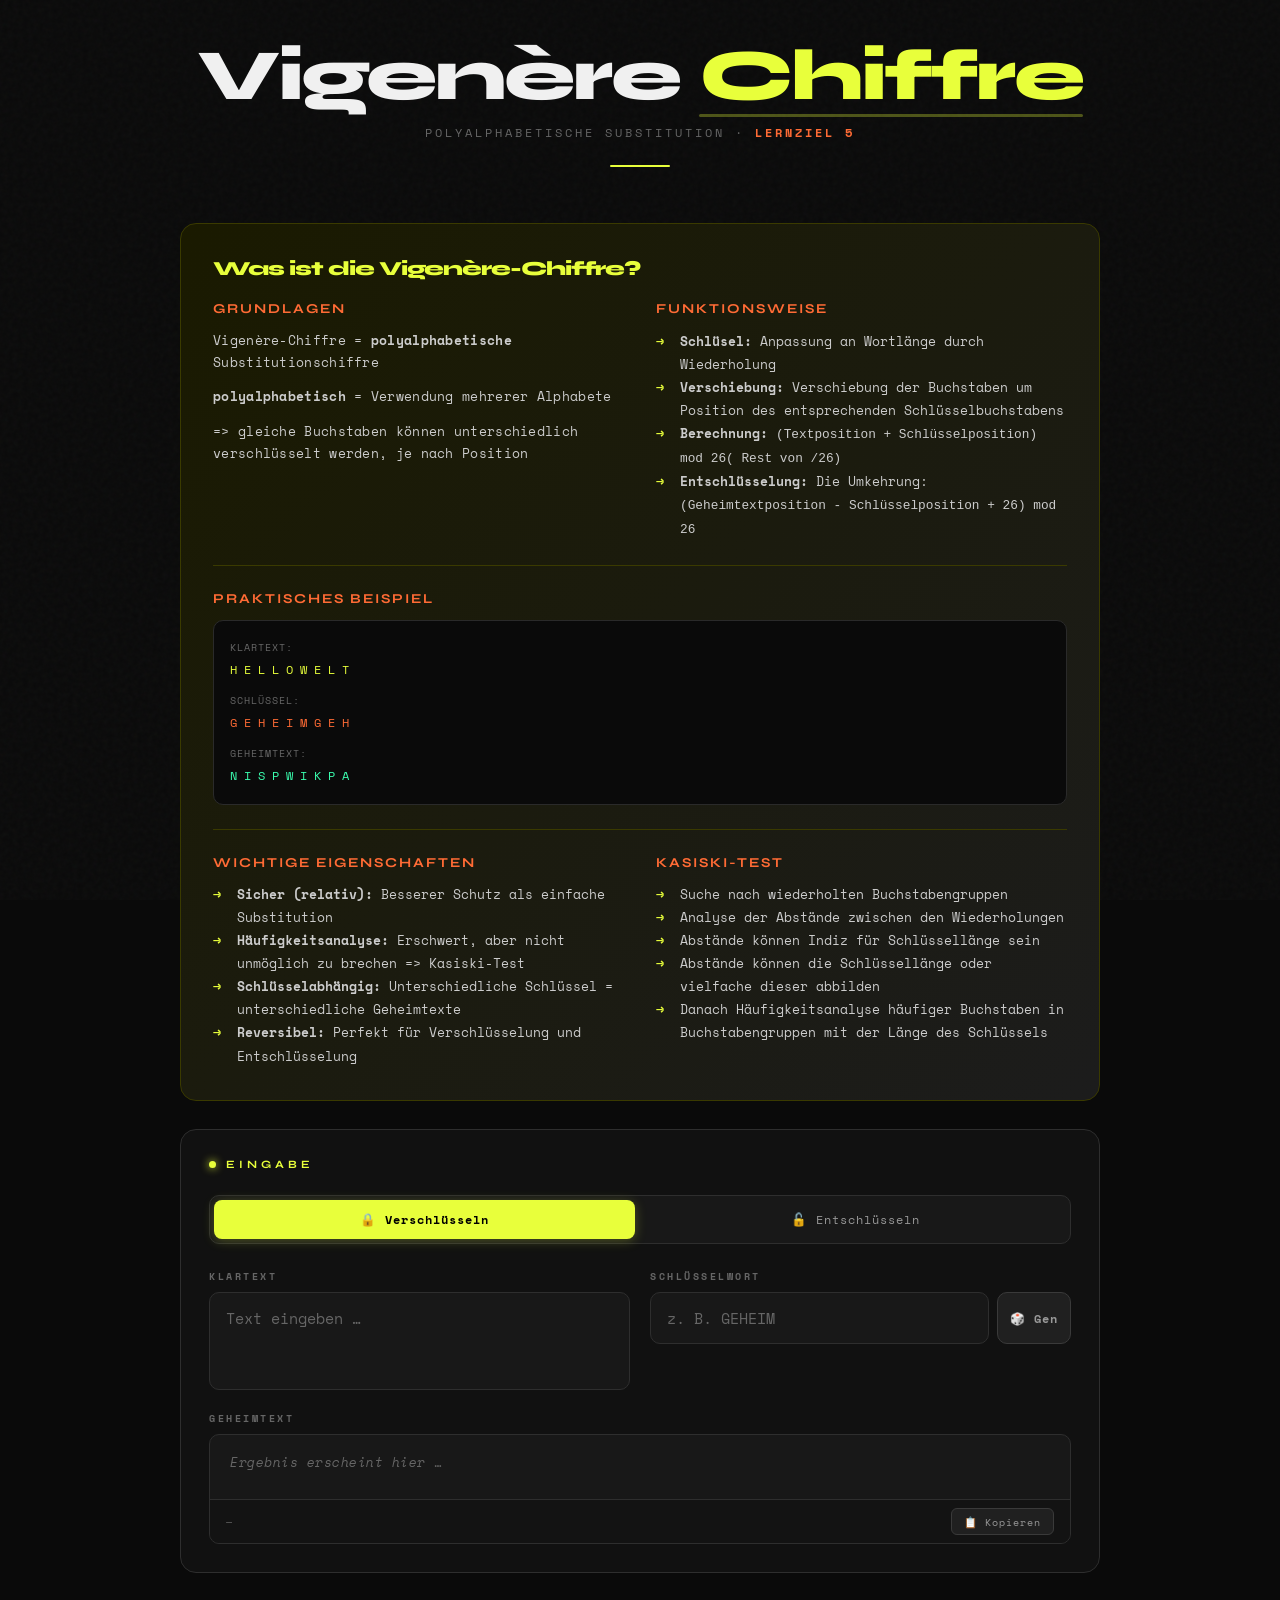
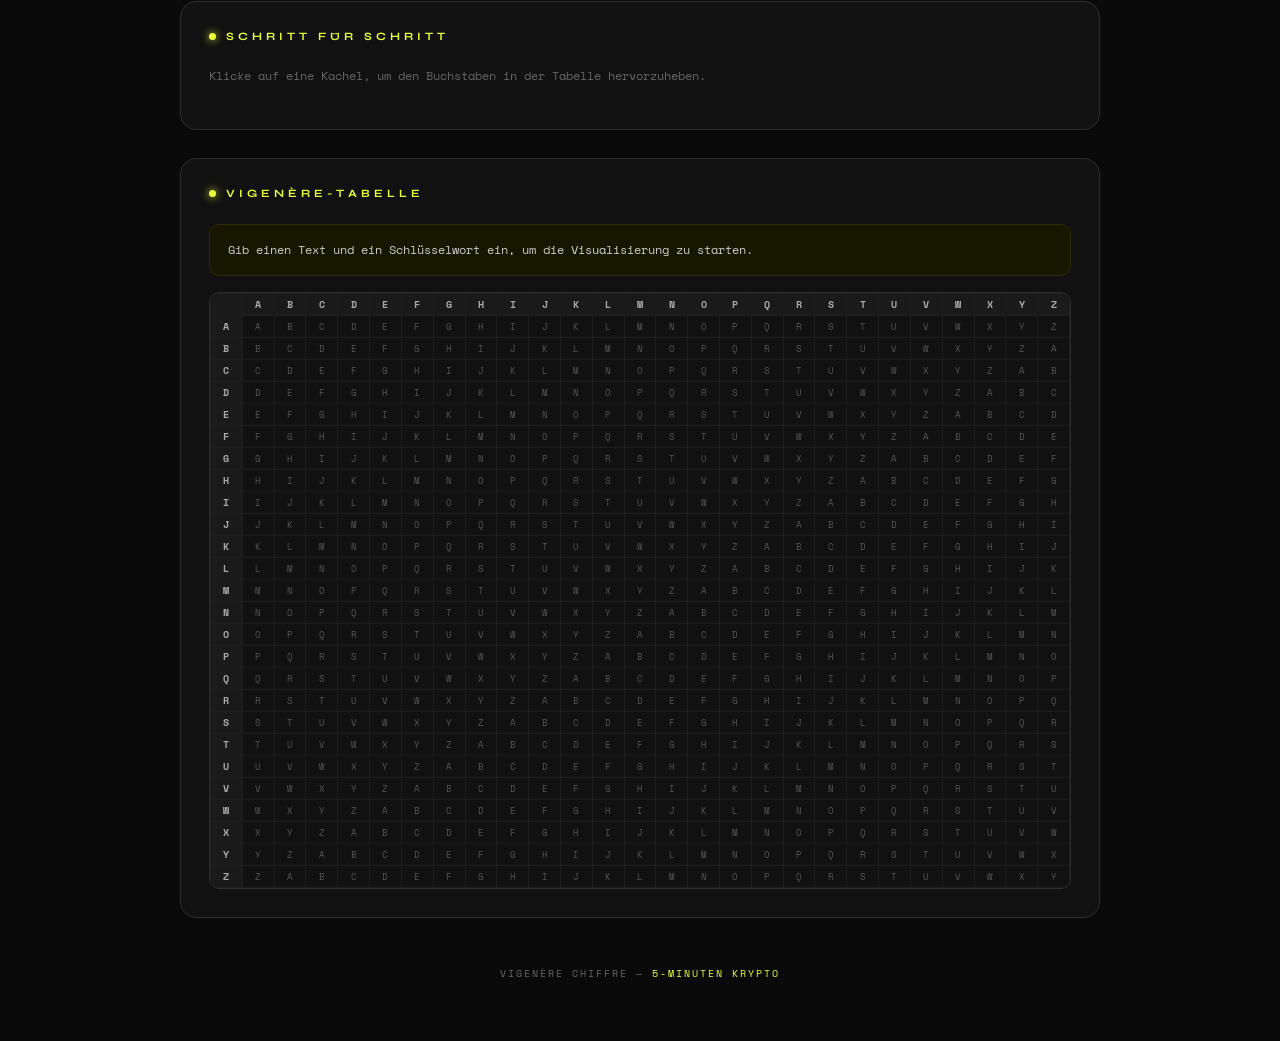
<file: index.html>
<!DOCTYPE html>
<html lang="de">
<head>
<meta charset="UTF-8">
<meta name="viewport" content="width=device-width, initial-scale=1.0">
<title>Vigenère Chiffre</title>
<link href="https://fonts.googleapis.com/css2?family=Space+Mono:wght@400;700&family=Syne:wght@400;700;800&display=swap" rel="stylesheet">
<style>
/* ── CSS VARIABLEN ── */
:root {
  --bg:        #0a0a0a;
  --surface:   #111111;
  --surface2:  #181818;
  --surface3:  #202020;
  --border:    #2e2e2e;
  --border2:   #3a3a3a;
  --accent:    #e8ff3b;
  --accent2:   #ff6b35;
  --text:      #f0f0f0;
  --muted:     #666;
  --muted2:    #999;
  --green:     #3bffb0;
  --glow:      rgba(232,255,59,0.12);
}

/* ── RESET ── */
*, *::before, *::after {
  box-sizing: border-box;
  margin: 0;
  padding: 0;
}

/* ── BODY & SCROLLBAR ── */
body {
  background: var(--bg);
  color: var(--text);
  font-family: 'Space Mono', monospace;
  min-height: 100vh;
  padding: 2.5rem 1.25rem 4rem;
  overflow-x: hidden;
}

::-webkit-scrollbar { width: 6px; height: 6px; }
::-webkit-scrollbar-track { background: var(--bg); }
::-webkit-scrollbar-thumb { background: var(--border2); border-radius: 3px; }

/* ── HINTERGRUND-RAUSCHEN ── */
body::before {
  content: '';
  position: fixed;
  inset: 0;
  background-image: url("data:image/svg+xml,%3Csvg viewBox='0 0 200 200' xmlns='http://www.w3.org/2000/svg'%3E%3Cfilter id='n'%3E%3CfeTurbulence type='fractalNoise' baseFrequency='0.9' numOctaves='4' stitchTiles='stitch'/%3E%3C/filter%3E%3Crect width='100%25' height='100%25' filter='url(%23n)' opacity='0.03'/%3E%3C/svg%3E");
  pointer-events: none;
  z-index: 0;
}

/* ── HEADER ── */
header {
  text-align: center;
  margin-bottom: 3.5rem;
  position: relative;
  z-index: 1;
  animation: fadeDown 0.6s ease both;
}

header::after {
  content: '';
  display: block;
  width: 60px;
  height: 2px;
  background: var(--accent);
  margin: 1.5rem auto 0;
  border-radius: 2px;
}

header h1 {
  font-family: 'Syne', sans-serif;
  font-size: clamp(2.2rem, 7vw, 4.5rem);
  font-weight: 800;
  letter-spacing: -3px;
  line-height: 1;
}

header h1 .accent-word {
  color: var(--accent);
  position: relative;
}

header h1 .accent-word::after {
  content: '';
  position: absolute;
  bottom: 2px;
  left: 0;
  width: 100%;
  height: 3px;
  background: var(--accent);
  opacity: 0.3;
  border-radius: 2px;
}

header .subtitle {
  color: var(--muted);
  font-size: 0.75rem;
  margin-top: 0.75rem;
  letter-spacing: 3px;
  text-transform: uppercase;
}

header .subtitle .lz {
  color: var(--accent2);
  font-weight: 700;
}

/* ── LAYOUT ── */
.container {
  max-width: 920px;
  margin: 0 auto;
  display: flex;
  flex-direction: column;
  gap: 1.75rem;
  position: relative;
  z-index: 1;
}

/* ── CARDS ── */
.card {
  background: var(--surface);
  border: 1px solid var(--border);
  border-radius: 16px;
  padding: 1.75rem;
  transition: border-color 0.3s;
  animation: fadeUp 0.5s ease both;
}
.card:nth-child(2) { animation-delay: 0.1s; }
.card:nth-child(3) { animation-delay: 0.2s; }

.card:hover {
  border-color: var(--border2);
}

.card-title {
  font-family: 'Syne', sans-serif;
  font-size: 0.7rem;
  font-weight: 700;
  letter-spacing: 4px;
  text-transform: uppercase;
  color: var(--accent);
  margin-bottom: 1.5rem;
  display: flex;
  align-items: center;
  gap: 0.6rem;
}

.card-title .dot {
  width: 7px;
  height: 7px;
  background: var(--accent);
  border-radius: 50%;
  flex-shrink: 0;
  box-shadow: 0 0 8px var(--accent);
}

/* ── TOGGLE BUTTONS ── */
.toggle-row {
  display: flex;
  gap: 0.6rem;
  margin-bottom: 1.5rem;
  background: var(--surface2);
  padding: 4px;
  border-radius: 10px;
  border: 1px solid var(--border);
}

.toggle-btn {
  flex: 1;
  padding: 0.65rem 1rem;
  border-radius: 8px;
  border: none;
  background: transparent;
  color: var(--muted2);
  font-family: 'Space Mono', monospace;
  font-size: 0.78rem;
  cursor: pointer;
  transition: all 0.2s;
  letter-spacing: 1px;
  font-weight: 400;
}

.toggle-btn:hover:not(.active) {
  color: var(--text);
  background: var(--surface3);
}

.toggle-btn.active {
  background: var(--accent);
  color: #000;
  font-weight: 700;
  box-shadow: 0 2px 12px rgba(232,255,59,0.25);
}

/* ── INPUT GRID ── */
.input-row {
  display: grid;
  grid-template-columns: 1fr 1fr;
  gap: 1.25rem;
  margin-bottom: 1.25rem;
}

@media (max-width: 600px) {
  .input-row { grid-template-columns: 1fr; }
}

/* ── FELDER ── */
.field { display: flex; flex-direction: column; }

.field label {
  font-size: 0.65rem;
  letter-spacing: 2.5px;
  text-transform: uppercase;
  color: var(--muted);
  margin-bottom: 0.5rem;
  font-weight: 700;
}

.field textarea,
.field input[type="text"] {
  width: 100%;
  background: var(--surface2);
  border: 1px solid var(--border);
  border-radius: 10px;
  color: var(--text);
  font-family: 'Space Mono', monospace;
  font-size: 0.95rem;
  padding: 0.85rem 1rem;
  outline: none;
  transition: border-color 0.2s, box-shadow 0.2s;
  resize: none;
  line-height: 1.5;
}

.field textarea::placeholder,
.field input[type="text"]::placeholder {
  color: var(--muted);
}

.field textarea:focus,
.field input[type="text"]:focus {
  border-color: var(--accent);
  box-shadow: 0 0 0 3px var(--glow);
}

/* ── SCHLÜSSEL-INPUT WRAPPER ── */
.key-input-wrapper {
  display: flex;
  gap: 0.5rem;
  align-items: stretch;
}

.key-input-wrapper input {
  flex: 1;
}

/* ── RANDOM KEY GENERATOR BUTTON ── */
.gen-key-btn {
  background: var(--surface3);
  border: 1px solid var(--border2);
  border-radius: 10px;
  color: var(--muted2);
  font-family: 'Space Mono', monospace;
  font-size: 0.75rem;
  padding: 0.85rem 0.75rem;
  cursor: pointer;
  transition: all 0.2s;
  letter-spacing: 1px;
  font-weight: 600;
  white-space: nowrap;
}

.gen-key-btn:hover {
  background: var(--accent);
  color: #000;
  border-color: var(--accent);
  box-shadow: 0 2px 12px rgba(232,255,59,0.25);
  transform: translateY(-1px);
}

.gen-key-btn:active {
  transform: translateY(0);
}

/* ── SCHLÜSSEL-HINT ── */
.key-hint {
  font-size: 0.62rem;
  color: var(--accent);
  letter-spacing: 1.5px;
  margin-top: 0.5rem;
  min-height: 1rem;
  opacity: 0.75;
  font-style: italic;
  overflow: hidden;
  text-overflow: ellipsis;
  white-space: nowrap;
}

/* ── AUSGABE-BEREICH ── */
.output-wrapper {
  background: var(--surface2);
  border: 1px solid var(--border);
  border-radius: 10px;
  overflow: hidden;
  transition: border-color 0.2s;
}

.output-wrapper:has(.output-text:not(.empty)) {
  border-color: rgba(59,255,176,0.3);
}

.output-text {
  padding: 1rem 1.25rem;
  min-height: 64px;
  font-size: 1.05rem;
  letter-spacing: 3px;
  word-break: break-all;
  color: var(--green);
  line-height: 1.7;
}

.output-text.empty {
  color: var(--muted);
  font-size: 0.82rem;
  letter-spacing: 0.5px;
  font-style: italic;
}

.output-footer {
  display: flex;
  align-items: center;
  justify-content: space-between;
  padding: 0.5rem 1rem;
  border-top: 1px solid var(--border);
  background: #131313;
}

.output-meta {
  font-size: 0.62rem;
  color: var(--muted);
  letter-spacing: 1.5px;
  text-transform: uppercase;
}

.copy-btn {
  background: var(--surface3);
  border: 1px solid var(--border2);
  border-radius: 6px;
  color: var(--muted2);
  font-family: 'Space Mono', monospace;
  font-size: 0.65rem;
  padding: 0.3rem 0.75rem;
  cursor: pointer;
  transition: all 0.2s;
  letter-spacing: 1px;
}

.copy-btn:hover {
  background: var(--accent);
  color: #000;
  border-color: var(--accent);
  box-shadow: 0 2px 8px rgba(232,255,59,0.2);
}

/* ── SCHRITT-VISUALISIERUNG ── */
.hint-text {
  font-size: 0.72rem;
  color: var(--muted);
  margin-bottom: 1rem;
  line-height: 1.5;
}

.steps-grid {
  display: grid;
  grid-template-columns: repeat(auto-fill, minmax(50px, 1fr));
  gap: 0.45rem;
}

.step-cell {
  background: var(--surface2);
  border: 1px solid var(--border);
  border-radius: 10px;
  padding: 0.6rem 0.2rem;
  text-align: center;
  line-height: 1.75;
  cursor: pointer;
  transition: all 0.2s;
  user-select: none;
}

.step-cell:hover {
  border-color: var(--border2);
  background: var(--surface3);
  transform: translateY(-1px);
}

.step-cell.active {
  border-color: var(--accent);
  background: #1c2000;
  box-shadow: 0 0 0 1px var(--accent), 0 4px 16px rgba(232,255,59,0.1);
}

.step-cell .plain  { color: var(--muted2);   font-size: 0.62rem; display: block; }
.step-cell .key    { color: var(--accent2);   font-size: 0.62rem; display: block; }
.step-cell .arrow  { color: #444;             font-size: 0.48rem; display: block; }
.step-cell .cipher { color: var(--green);     font-weight: 700;   font-size: 0.88rem; display: block; }

/* ── VIGENÈRE TABELLE CARD ── */
.explain {
  background: #171700;
  border: 1px solid #2e2b00;
  border-radius: 10px;
  padding: 0.85rem 1.1rem;
  font-size: 0.78rem;
  color: #ccc;
  line-height: 1.85;
  margin-bottom: 1rem;
  min-height: 44px;
  transition: all 0.25s;
}

.explain span.hl  { color: var(--accent);  font-weight: 700; }
.explain span.hl2 { color: var(--accent2); font-weight: 700; }
.explain span.hl3 { color: var(--green);   font-weight: 700; }

.table-wrapper {
  overflow-x: auto;
  border-radius: 10px;
  border: 1px solid var(--border);
}

.vig-table {
  border-collapse: collapse;
  font-size: 0.58rem;
  line-height: 1;
  width: 100%;
}

.vig-table td {
  width: 22px;
  height: 22px;
  min-width: 22px;
  text-align: center;
  vertical-align: middle;
  border: 1px solid #1e1e1e;
  color: #555;
  transition: all 0.1s;
}

.vig-table td.header-cell {
  background: #1a1a1a;
  color: #aaa;
  font-weight: 700;
  font-size: 0.6rem;
}

.vig-table td.highlight-row {
  background: #201e00;
  color: var(--accent);
}

.vig-table td.highlight-col {
  background: #001e12;
  color: var(--green);
}

.vig-table td.highlight-cross {
  background: var(--accent);
  color: #000;
  font-weight: 700;
  font-size: 0.7rem;
  box-shadow: inset 0 0 0 1px rgba(0,0,0,0.2);
  position: relative;
  z-index: 1;
}

/* ── ANIMATIONEN ── */
@keyframes fadeDown {
  from { opacity: 0; transform: translateY(-20px); }
  to   { opacity: 1; transform: translateY(0); }
}

@keyframes fadeUp {
  from { opacity: 0; transform: translateY(16px); }
  to   { opacity: 1; transform: translateY(0); }
}

/* ── FOOTER ── */
footer {
  text-align: center;
  margin-top: 3rem;
  font-size: 0.62rem;
  color: var(--muted);
  letter-spacing: 2px;
  text-transform: uppercase;
  position: relative;
  z-index: 1;
}

footer span { color: var(--accent); }

/* ── INFO-CARD ── */
.info-card {
  background: linear-gradient(135deg, #1a1a00 0%, #1c1c1c 100%);
  border: 1px solid #3a3a00;
  border-radius: 16px;
  padding: 2rem;
}

.info-title {
  font-family: 'Syne', sans-serif;
  font-size: 1.25rem;
  font-weight: 800;
  color: var(--accent);
  margin-bottom: 1.2rem;
  letter-spacing: -1px;
}

.info-content {
  display: grid;
  grid-template-columns: 1fr 1fr;
  gap: 2rem;
  margin-bottom: 1.5rem;
}

@media (max-width: 800px) {
  .info-content {
    grid-template-columns: 1fr;
  }
}

.info-section {
  display: flex;
  flex-direction: column;
  gap: 0.8rem;
}

.info-section h3 {
  font-family: 'Syne', sans-serif;
  font-size: 0.85rem;
  font-weight: 700;
  color: var(--accent2);
  letter-spacing: 2px;
  text-transform: uppercase;
}

.info-section p {
  font-size: 0.8rem;
  color: #ccc;
  line-height: 1.7;
  letter-spacing: 0.3px;
}

.info-section ul {
  list-style: none;
  font-size: 0.8rem;
  color: #ccc;
  line-height: 1.8;
}

.info-section ul li {
  padding-left: 1.5rem;
  position: relative;
}

.info-section ul li::before {
  content: '→';
  position: absolute;
  left: 0;
  color: var(--accent);
  font-weight: 700;
}

.example-box {
  background: #0a0a0a;
  border: 1px solid #2a2a2a;
  border-radius: 10px;
  padding: 1rem;
  font-family: 'Space Mono', monospace;
  font-size: 0.75rem;
  line-height: 2;
}

.example-box .label {
  color: var(--muted);
  font-size: 0.65rem;
  letter-spacing: 1px;
}

.example-box .plaintext {
  color: var(--accent);
}

.example-box .key {
  color: var(--accent2);
}

.example-box .ciphertext {
  color: var(--green);
}
</style>
</head>
<body>

<header>
  <h1>Vigenère <span class="accent-word">Chiffre</span></h1>
  <p class="subtitle">Polyalphabetische Substitution &middot; <span class="lz">Lernziel 5</span></p>
</header>

<div class="container">

  <!-- ══ INFO CARD ══ -->
  <div class="card info-card">
    <h2 class="info-title">Was ist die Vigenère-Chiffre?</h2>
    
    <div class="info-content">
      <div class="info-section">
        <h3> Grundlagen</h3>
       <p>
         Vigenère-Chiffre = <strong>polyalphabetische</strong> Substitutionschiffre
        </p>
        <p>
        <strong> polyalphabetisch</strong> = Verwendung mehrerer Alphabete  
        </p>
        <p> 
        => gleiche Buchstaben können unterschiedlich verschlüsselt werden, je nach Position
      </div>

      <div class="info-section">
        <h3> Funktionsweise</h3>
        <ul>
          <li><strong>Schlüsel:</strong> Anpassung an Wortlänge durch Wiederholung</li>
          <li><strong>Verschiebung:</strong> Verschiebung der Buchstaben um Position des entsprechenden Schlüsselbuchstabens</li>
          <li><strong>Berechnung:</strong> <code>(Textposition + Schlüsselposition) mod 26( Rest von /26) </code></li>
          <li><strong>Entschlüsselung:</strong> Die Umkehrung: <code>(Geheimtextposition - Schlüsselposition + 26) mod 26</code></li>
        </ul>
      </div>
    </div>

    <div class="info-section" style="padding: 1.5rem 0; border-top: 1px solid #3a3a00; border-bottom: 1px solid #3a3a00;">
      <h3> Praktisches Beispiel</h3>
      <div class="example-box">
        <div class="label">KLARTEXT:      </div>
        <div class="plaintext">H  E  L  L  O  W  E  L  T</div>
        
        <div class="label" style="margin-top: 0.5rem;">SCHLÜSSEL:   </div>
        <div class="key">G  E  H  E  I  M  G  E  H</div>
        
        <div class="label" style="margin-top: 0.5rem;">GEHEIMTEXT:   </div>
        <div class="ciphertext">N  I  S  P  W  I  K  P  A</div>
      </div>
    </div>

    <div class="info-content" style="margin-top: 1.5rem; margin-bottom: 0;">
      <div class="info-section">
         <h3> Wichtige Eigenschaften</h3>
        <ul>
          <li><strong>Sicher (relativ):</strong> Besserer Schutz als einfache Substitution</li>
          <li><strong>Häufigkeitsanalyse:</strong> Erschwert, aber nicht unmöglich zu brechen => Kasiski-Test</li>
          <li><strong>Schlüsselabhängig:</strong> Unterschiedliche Schlüssel = unterschiedliche Geheimtexte</li>
          <li><strong>Reversibel:</strong> Perfekt für Verschlüsselung und Entschlüsselung</li>
        </ul>
      </div>

      <div class="info-section">
        <h3> Kasiski-Test</h3>
       <ul>
          <li> Suche nach wiederholten Buchstabengruppen</li>
          <li> Analyse der Abstände zwischen den Wiederholungen</li>
          <li> Abstände können Indiz für Schlüssellänge sein</li>
          <li> Abstände können die Schlüssellänge oder vielfache dieser abbilden</li>
          <li> Danach Häufigkeitsanalyse häufiger Buchstaben in Buchstabengruppen mit der Länge des Schlüssels</li>
        </ul> 
      </div>
    </div>
  </div>

  <!-- ══ EINGABE CARD ══ -->
  <div class="card">
    <div class="card-title"><span class="dot"></span>Eingabe</div>

    <div class="toggle-row">
      <button class="toggle-btn active" id="encBtn" onclick="setMode('encrypt')">🔒 Verschlüsseln</button>
      <button class="toggle-btn"        id="decBtn" onclick="setMode('decrypt')">🔓 Entschlüsseln</button>
    </div>

    <div class="input-row">
      <div class="field">
        <label id="inputLabel">Klartext</label>
        <textarea id="plainInput" rows="3" placeholder="Text eingeben …" oninput="process()"></textarea>
      </div>
      <div class="field">
        <label>Schlüsselwort</label>
        <div class="key-input-wrapper">
          <input id="keyInput" type="text" placeholder="z. B. GEHEIM" oninput="process()" />
          <button class="gen-key-btn" onclick="generateRandomKey()" title="Zufälligen Schlüssel generieren">🎲 Gen</button>
        </div>
        <div class="key-hint" id="keyExpanded"></div>
      </div>
    </div>

    <div class="field">
      <label id="outputLabel">Geheimtext</label>
      <div class="output-wrapper">
        <div class="output-text empty" id="outputText">Ergebnis erscheint hier …</div>
        <div class="output-footer">
          <span class="output-meta" id="outputMeta">—</span>
          <button class="copy-btn" id="copyBtn" onclick="copyResult()">📋 Kopieren</button>
        </div>
      </div>
    </div>
  </div>

  <!-- ══ SCHRITT FÜR SCHRITT CARD ══ -->
  <div class="card">
    <div class="card-title"><span class="dot"></span>Schritt für Schritt</div>
    <p class="hint-text">Klicke auf eine Kachel, um den Buchstaben in der Tabelle hervorzuheben.</p>
    <div class="steps-grid" id="stepsGrid"></div>
  </div>

  <!-- ══ VIGENÈRE TABELLE CARD ══ -->
  <div class="card">
    <div class="card-title"><span class="dot"></span>Vigenère-Tabelle</div>
    <div class="explain" id="explainBox">
      Gib einen Text und ein Schlüsselwort ein, um die Visualisierung zu starten.
    </div>
    <div class="table-wrapper">
      <table class="vig-table" id="vigTable"></table>
    </div>
  </div>

</div>

<footer>
  Vigenère Chiffre &mdash; <span>5-Minuten Krypto</span>
</footer>

<script>
// ── KONSTANTEN ──
const ALPHA = 'ABCDEFGHIJKLMNOPQRSTUVWXYZ';

// ── ZUSTAND ──
let mode       = 'encrypt';
let steps      = [];
let activeStep = -1;

// ── MODUS WECHSELN ──
function setMode(m) {
  mode = m;
  document.getElementById('encBtn').classList.toggle('active', m === 'encrypt');
  document.getElementById('decBtn').classList.toggle('active', m === 'decrypt');
  document.getElementById('inputLabel').textContent  = m === 'encrypt' ? 'Klartext'   : 'Geheimtext';
  document.getElementById('outputLabel').textContent = m === 'encrypt' ? 'Geheimtext' : 'Klartext';
  process();
}

// ── HILFSFUNKTIONEN ──
function sanitize(str) {
  return str.toUpperCase().replace(/[^A-Z]/g, '');
}

function repeatKey(key, len) {
  if (!key.length) return '';
  let out = '';
  while (out.length < len) out += key;
  return out.slice(0, len);
}

// ── VERSCHLÜSSELN ──
function vigEncrypt(plain, key) {
  const p = sanitize(plain);
  const k = sanitize(key);
  if (!p || !k) return { result: '', steps: [] };

  const kr = repeatKey(k, p.length);
  let result = '';
  const stepsArr = [];

  for (let i = 0; i < p.length; i++) {
    const pi = ALPHA.indexOf(p[i]);
    const ki = ALPHA.indexOf(kr[i]);
    const ci = (pi + ki) % 26;
    result += ALPHA[ci];
    stepsArr.push({ plain: p[i], key: kr[i], cipher: ALPHA[ci], pi, ki, ci });
  }

  return { result, steps: stepsArr };
}

// ── ENTSCHLÜSSELN ──
function vigDecrypt(cipher, key) {
  const c = sanitize(cipher);
  const k = sanitize(key);
  if (!c || !k) return { result: '', steps: [] };

  const kr = repeatKey(k, c.length);
  let result = '';
  const stepsArr = [];

  for (let i = 0; i < c.length; i++) {
    const ci = ALPHA.indexOf(c[i]);
    const ki = ALPHA.indexOf(kr[i]);
    const pi = (ci - ki + 26) % 26;
    result += ALPHA[pi];
    stepsArr.push({ plain: ALPHA[pi], key: kr[i], cipher: c[i], pi, ki, ci });
  }

  return { result, steps: stepsArr };
}

// ── HAUPTVERARBEITUNG ──
function process() {
  const text      = document.getElementById('plainInput').value;
  const key       = sanitize(document.getElementById('keyInput').value);
  const cleanText = sanitize(text);

  // Erweiterter Schlüssel als Hinweis
  const keyEl = document.getElementById('keyExpanded');
  if (key && cleanText) {
    const expanded = repeatKey(key, cleanText.length);
    keyEl.textContent = 'Erweitert: ' + (expanded.length > 26 ? expanded.slice(0, 26) + '…' : expanded);
  } else {
    keyEl.textContent = '';
  }

  const { result, steps: s } = mode === 'encrypt'
    ? vigEncrypt(text, key)
    : vigDecrypt(text, key);

  steps      = s;
  activeStep = steps.length > 0 ? 0 : -1;

  // Ausgabe rendern
  const outText = document.getElementById('outputText');
  const outMeta = document.getElementById('outputMeta');

  if (result) {
    outText.classList.remove('empty');
    outText.textContent = result;
    outMeta.textContent = result.length + ' Zeichen';
  } else {
    outText.classList.add('empty');
    outText.textContent = 'Ergebnis erscheint hier …';
    outMeta.textContent = '—';
  }

  renderSteps();

  if (activeStep >= 0) {
    highlightStep(0);
  } else {
    document.getElementById('explainBox').innerHTML =
      'Gib einen Text und ein Schlüsselwort ein, um die Visualisierung zu starten.';
    renderTable(-1, -1);
  }
}

// ── SCHRITT-KACHELN RENDERN ──
function renderSteps() {
  const grid = document.getElementById('stepsGrid');
  grid.innerHTML = '';

  steps.forEach((s, i) => {
    const cell = document.createElement('div');
    cell.className = 'step-cell' + (i === activeStep ? ' active' : '');
    cell.innerHTML =
      '<span class="plain">'  + s.plain  + '</span>' +
      '<span class="key">'    + s.key    + '</span>' +
      '<span class="arrow">▼</span>' +
      '<span class="cipher">' + s.cipher + '</span>';
    cell.onclick = () => highlightStep(i);
    grid.appendChild(cell);
  });
}

// ── SCHRITT HERVORHEBEN ──
function highlightStep(i) {
  activeStep = i;

  document.querySelectorAll('.step-cell').forEach((el, idx) => {
    el.classList.toggle('active', idx === i);
  });

  const s       = steps[i];
  const explain = document.getElementById('explainBox');

  if (mode === 'encrypt') {
    explain.innerHTML =
      'Buchstabe <span class="hl">' + s.plain + '</span> (Pos. <span class="hl">' + s.pi + '</span>) ' +
      '+ Schlüssel <span class="hl2">' + s.key + '</span> (Pos. <span class="hl2">' + s.ki + '</span>) ' +
      '= <span class="hl3">(' + s.pi + ' + ' + s.ki + ') mod 26 = ' + s.ci + '</span> ' +
      '&rarr; <span class="hl3">' + s.cipher + '</span>';
  } else {
    explain.innerHTML =
      'Geheimtext <span class="hl">' + s.cipher + '</span> (Pos. <span class="hl">' + s.ci + '</span>) ' +
      '&minus; Schlüssel <span class="hl2">' + s.key + '</span> (Pos. <span class="hl2">' + s.ki + '</span>) ' +
      '= <span class="hl3">(' + s.ci + ' &minus; ' + s.ki + ' + 26) mod 26 = ' + s.pi + '</span> ' +
      '&rarr; <span class="hl3">' + s.plain + '</span>';
  }

  renderTable(s.ki, mode === 'encrypt' ? s.pi : s.ci);
}

// ── VIGENÈRE-TABELLE RENDERN ──
function renderTable(rowIdx, colIdx) {
  const table = document.getElementById('vigTable');
  let html = '<tr><td class="header-cell"></td>';

  for (let c = 0; c < 26; c++) {
    const cls = c === colIdx ? ' highlight-col' : '';
    html += '<td class="header-cell' + cls + '">' + ALPHA[c] + '</td>';
  }
  html += '</tr>';

  for (let r = 0; r < 26; r++) {
    const isRow = r === rowIdx;
    html += '<tr><td class="header-cell' + (isRow ? ' highlight-row' : '') + '">' + ALPHA[r] + '</td>';

    for (let c = 0; c < 26; c++) {
      const letter  = ALPHA[(r + c) % 26];
      const isCross = isRow && c === colIdx;
      const isR     = isRow && !isCross;
      const isC     = c === colIdx && !isCross;

      let cls = '';
      if      (isCross) cls = 'highlight-cross';
      else if (isR)     cls = 'highlight-row';
      else if (isC)     cls = 'highlight-col';

      html += '<td' + (cls ? ' class="' + cls + '"' : '') + '>' + letter + '</td>';
    }
    html += '</tr>';
  }

  table.innerHTML = html;
}

// ── KOPIEREN ──
function copyResult() {
  const text = document.getElementById('outputText').textContent.trim();
  const btn  = document.getElementById('copyBtn');
  if (!text || text.startsWith('Ergebnis')) return;

  navigator.clipboard.writeText(text).then(() => {
    btn.textContent = '✅ Kopiert!';
    setTimeout(() => { btn.textContent = '📋 Kopieren'; }, 1600);
  }).catch(() => {
    btn.textContent = '❌ Fehler';
    setTimeout(() => { btn.textContent = '📋 Kopieren'; }, 1600);
  });
}

// ── RANDOM KEY GENERATOR ──
function generateRandomKey() {
  // Generate a random key of 8 characters
  let key = '';
  for (let i = 0; i < 8; i++) {
    const randomIdx = Math.floor(Math.random() * ALPHA.length);
    key += ALPHA[randomIdx];
  }
  
  // Insert into key input and process
  const keyInput = document.getElementById('keyInput');
  keyInput.value = key;
  process();
  keyInput.focus();
}

// ── INIT: leere Tabelle beim Laden ──
renderTable(-1, -1);
</script>

</body>
</html>
</file>
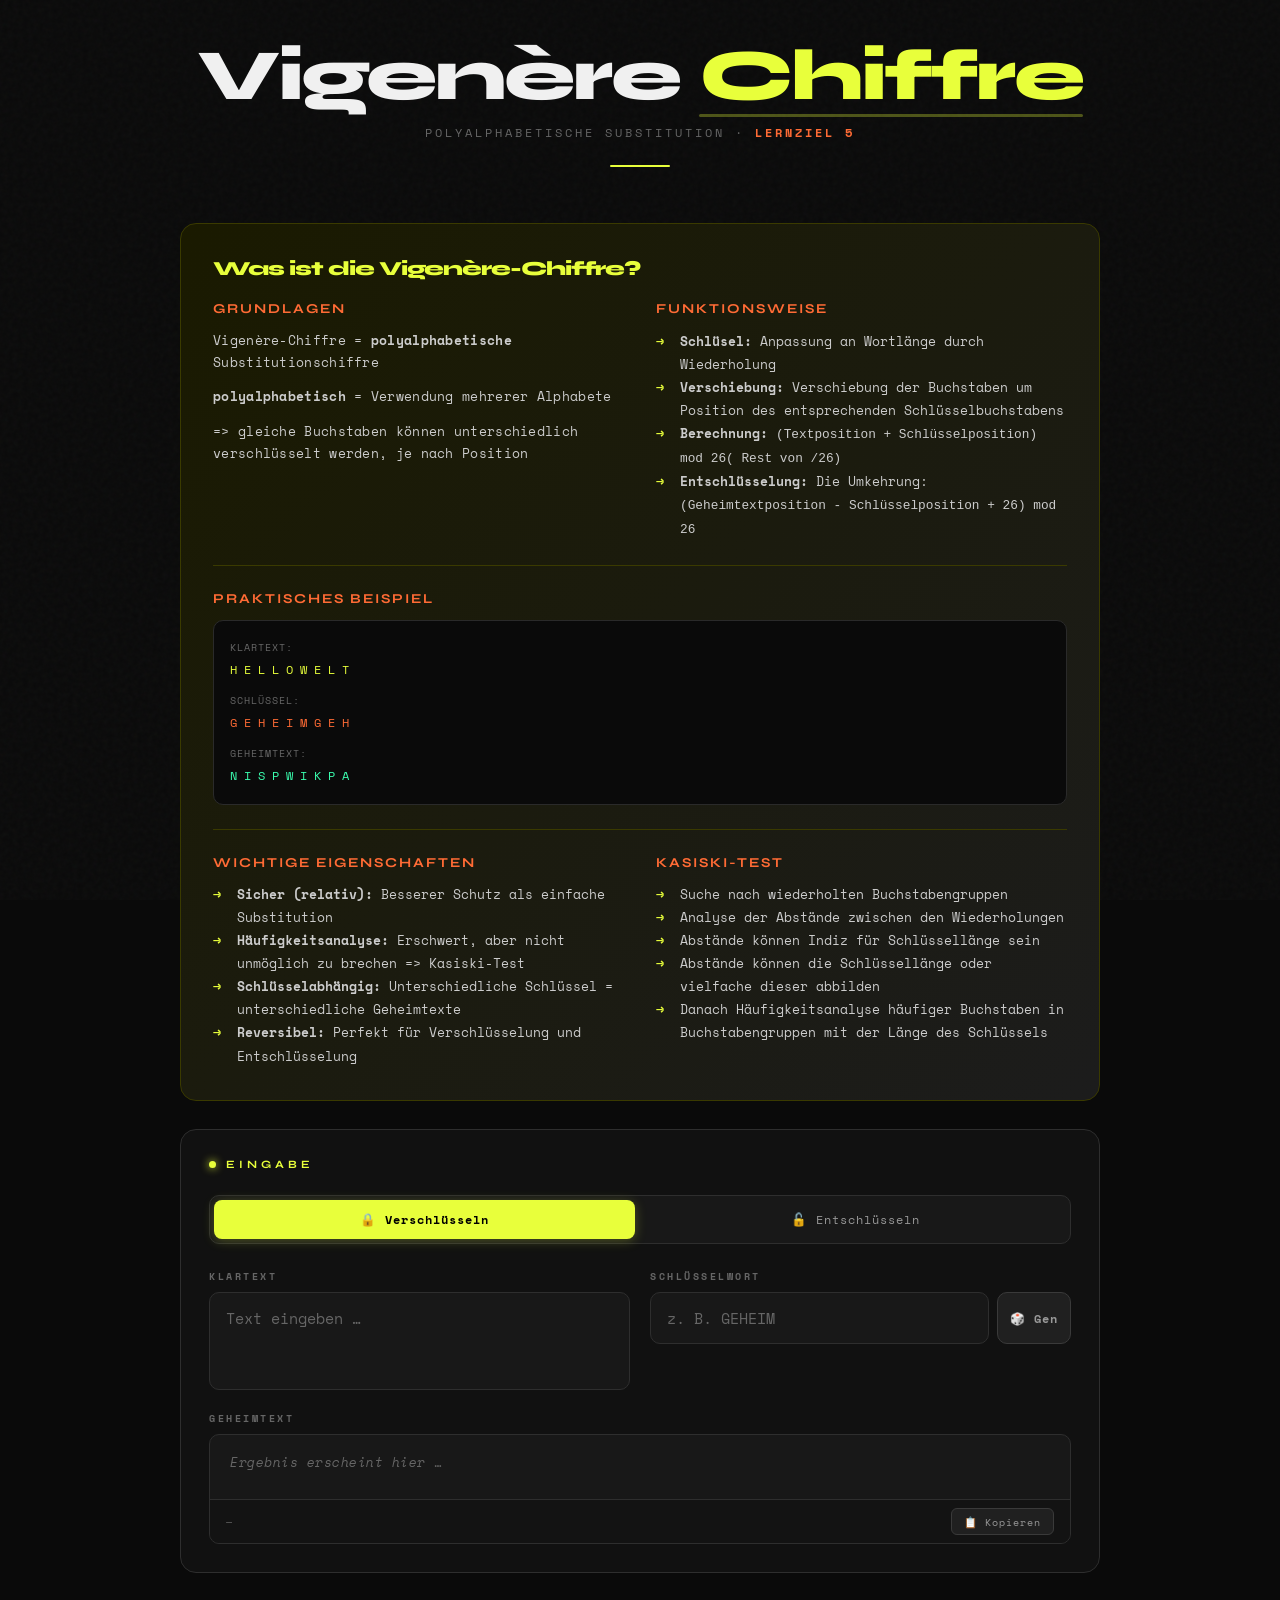
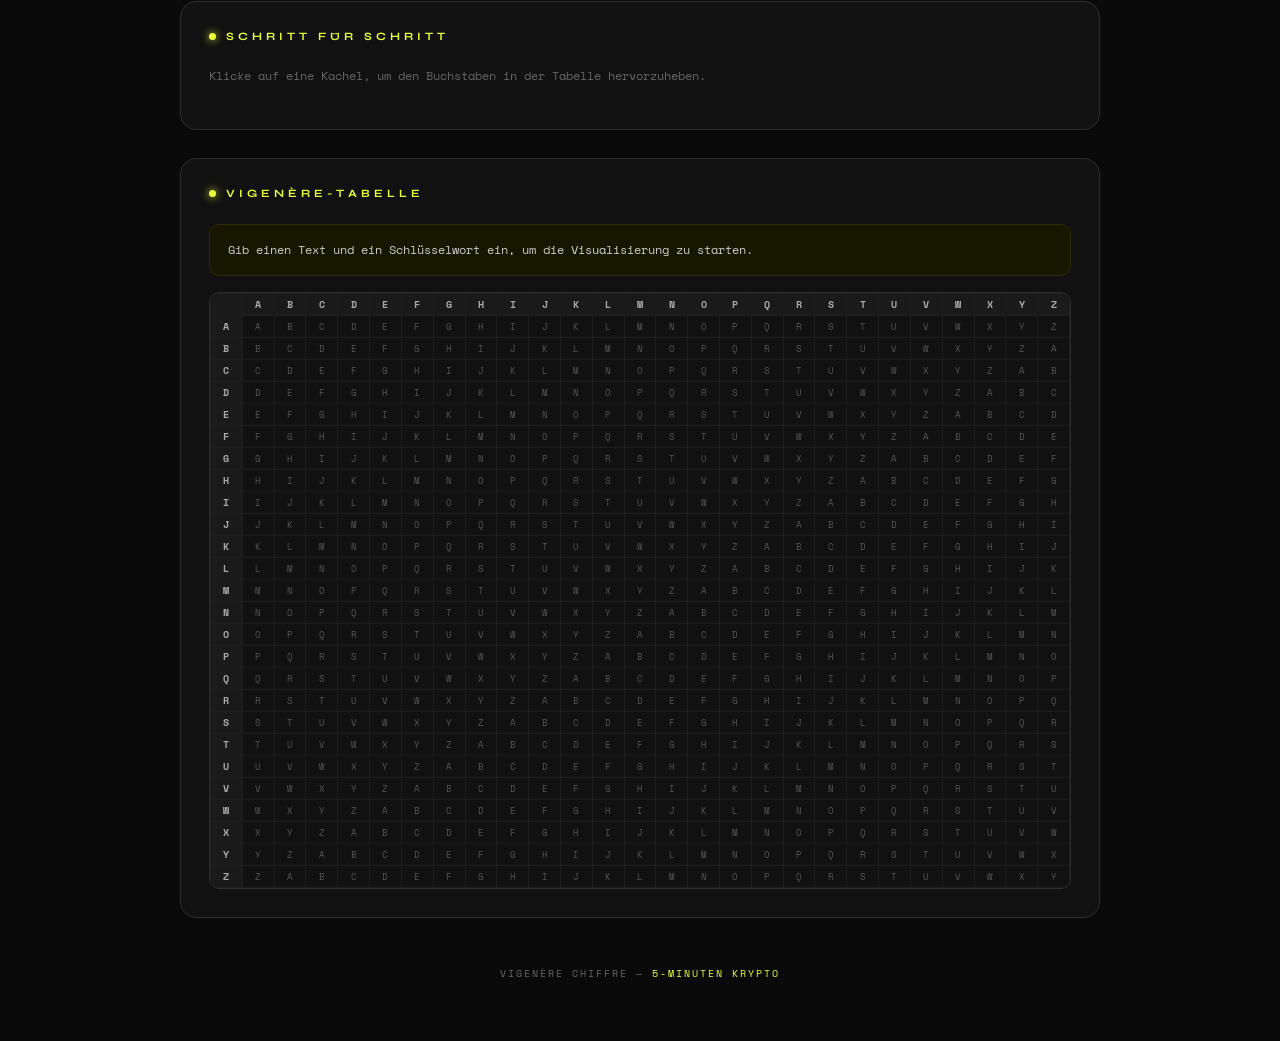
<file: index1.2.html>
<!DOCTYPE html>
<html lang="de">
<head>
<meta charset="UTF-8">
<meta name="viewport" content="width=device-width, initial-scale=1.0">
<title>Vigenère Chiffre</title>
<link href="https://fonts.googleapis.com/css2?family=Space+Mono:wght@400;700&family=Syne:wght@400;700;800&display=swap" rel="stylesheet">
<style>
/* ── CSS VARIABLEN ── */
:root {
  --bg:        #0a0a0a;
  --surface:   #111111;
  --surface2:  #181818;
  --surface3:  #202020;
  --border:    #2e2e2e;
  --border2:   #3a3a3a;
  --accent:    #e8ff3b;
  --accent2:   #ff6b35;
  --text:      #f0f0f0;
  --muted:     #666;
  --muted2:    #999;
  --green:     #3bffb0;
  --glow:      rgba(232,255,59,0.12);
}

/* ── RESET ── */
*, *::before, *::after {
  box-sizing: border-box;
  margin: 0;
  padding: 0;
}

/* ── BODY & SCROLLBAR ── */
body {
  background: var(--bg);
  color: var(--text);
  font-family: 'Space Mono', monospace;
  min-height: 100vh;
  padding: 2.5rem 1.25rem 4rem;
  overflow-x: hidden;
}

::-webkit-scrollbar { width: 6px; height: 6px; }
::-webkit-scrollbar-track { background: var(--bg); }
::-webkit-scrollbar-thumb { background: var(--border2); border-radius: 3px; }

/* ── HINTERGRUND-RAUSCHEN ── */
body::before {
  content: '';
  position: fixed;
  inset: 0;
  background-image: url("data:image/svg+xml,%3Csvg viewBox='0 0 200 200' xmlns='http://www.w3.org/2000/svg'%3E%3Cfilter id='n'%3E%3CfeTurbulence type='fractalNoise' baseFrequency='0.9' numOctaves='4' stitchTiles='stitch'/%3E%3C/filter%3E%3Crect width='100%25' height='100%25' filter='url(%23n)' opacity='0.03'/%3E%3C/svg%3E");
  pointer-events: none;
  z-index: 0;
}

/* ── HEADER ── */
header {
  text-align: center;
  margin-bottom: 3.5rem;
  position: relative;
  z-index: 1;
  animation: fadeDown 0.6s ease both;
}

header::after {
  content: '';
  display: block;
  width: 60px;
  height: 2px;
  background: var(--accent);
  margin: 1.5rem auto 0;
  border-radius: 2px;
}

header h1 {
  font-family: 'Syne', sans-serif;
  font-size: clamp(2.2rem, 7vw, 4.5rem);
  font-weight: 800;
  letter-spacing: -3px;
  line-height: 1;
}

header h1 .accent-word {
  color: var(--accent);
  position: relative;
}

header h1 .accent-word::after {
  content: '';
  position: absolute;
  bottom: 2px;
  left: 0;
  width: 100%;
  height: 3px;
  background: var(--accent);
  opacity: 0.3;
  border-radius: 2px;
}

header .subtitle {
  color: var(--muted);
  font-size: 0.75rem;
  margin-top: 0.75rem;
  letter-spacing: 3px;
  text-transform: uppercase;
}

header .subtitle .lz {
  color: var(--accent2);
  font-weight: 700;
}

/* ── LAYOUT ── */
.container {
  max-width: 920px;
  margin: 0 auto;
  display: flex;
  flex-direction: column;
  gap: 1.75rem;
  position: relative;
  z-index: 1;
}

/* ── CARDS ── */
.card {
  background: var(--surface);
  border: 1px solid var(--border);
  border-radius: 16px;
  padding: 1.75rem;
  transition: border-color 0.3s;
  animation: fadeUp 0.5s ease both;
}
.card:nth-child(2) { animation-delay: 0.1s; }
.card:nth-child(3) { animation-delay: 0.2s; }

.card:hover {
  border-color: var(--border2);
}

.card-title {
  font-family: 'Syne', sans-serif;
  font-size: 0.7rem;
  font-weight: 700;
  letter-spacing: 4px;
  text-transform: uppercase;
  color: var(--accent);
  margin-bottom: 1.5rem;
  display: flex;
  align-items: center;
  gap: 0.6rem;
}

.card-title .dot {
  width: 7px;
  height: 7px;
  background: var(--accent);
  border-radius: 50%;
  flex-shrink: 0;
  box-shadow: 0 0 8px var(--accent);
}

/* ── TOGGLE BUTTONS ── */
.toggle-row {
  display: flex;
  gap: 0.6rem;
  margin-bottom: 1.5rem;
  background: var(--surface2);
  padding: 4px;
  border-radius: 10px;
  border: 1px solid var(--border);
}

.toggle-btn {
  flex: 1;
  padding: 0.65rem 1rem;
  border-radius: 8px;
  border: none;
  background: transparent;
  color: var(--muted2);
  font-family: 'Space Mono', monospace;
  font-size: 0.78rem;
  cursor: pointer;
  transition: all 0.2s;
  letter-spacing: 1px;
  font-weight: 400;
}

.toggle-btn:hover:not(.active) {
  color: var(--text);
  background: var(--surface3);
}

.toggle-btn.active {
  background: var(--accent);
  color: #000;
  font-weight: 700;
  box-shadow: 0 2px 12px rgba(232,255,59,0.25);
}

/* ── INPUT GRID ── */
.input-row {
  display: grid;
  grid-template-columns: 1fr 1fr;
  gap: 1.25rem;
  margin-bottom: 1.25rem;
}

@media (max-width: 600px) {
  .input-row { grid-template-columns: 1fr; }
}

/* ── FELDER ── */
.field { display: flex; flex-direction: column; }

.field label {
  font-size: 0.65rem;
  letter-spacing: 2.5px;
  text-transform: uppercase;
  color: var(--muted);
  margin-bottom: 0.5rem;
  font-weight: 700;
}

.field textarea,
.field input[type="text"] {
  width: 100%;
  background: var(--surface2);
  border: 1px solid var(--border);
  border-radius: 10px;
  color: var(--text);
  font-family: 'Space Mono', monospace;
  font-size: 0.95rem;
  padding: 0.85rem 1rem;
  outline: none;
  transition: border-color 0.2s, box-shadow 0.2s;
  resize: none;
  line-height: 1.5;
}

.field textarea::placeholder,
.field input[type="text"]::placeholder {
  color: var(--muted);
}

.field textarea:focus,
.field input[type="text"]:focus {
  border-color: var(--accent);
  box-shadow: 0 0 0 3px var(--glow);
}

/* ── SCHLÜSSEL-INPUT WRAPPER ── */
.key-input-wrapper {
  display: flex;
  gap: 0.5rem;
  align-items: stretch;
}

.key-input-wrapper input {
  flex: 1;
}

/* ── RANDOM KEY GENERATOR BUTTON ── */
.gen-key-btn {
  background: var(--surface3);
  border: 1px solid var(--border2);
  border-radius: 10px;
  color: var(--muted2);
  font-family: 'Space Mono', monospace;
  font-size: 0.75rem;
  padding: 0.85rem 0.75rem;
  cursor: pointer;
  transition: all 0.2s;
  letter-spacing: 1px;
  font-weight: 600;
  white-space: nowrap;
}

.gen-key-btn:hover {
  background: var(--accent);
  color: #000;
  border-color: var(--accent);
  box-shadow: 0 2px 12px rgba(232,255,59,0.25);
  transform: translateY(-1px);
}

.gen-key-btn:active {
  transform: translateY(0);
}

/* ── SCHLÜSSEL-HINT ── */
.key-hint {
  font-size: 0.62rem;
  color: var(--accent);
  letter-spacing: 1.5px;
  margin-top: 0.5rem;
  min-height: 1rem;
  opacity: 0.75;
  font-style: italic;
  overflow: hidden;
  text-overflow: ellipsis;
  white-space: nowrap;
}

/* ── AUSGABE-BEREICH ── */
.output-wrapper {
  background: var(--surface2);
  border: 1px solid var(--border);
  border-radius: 10px;
  overflow: hidden;
  transition: border-color 0.2s;
}

.output-wrapper:has(.output-text:not(.empty)) {
  border-color: rgba(59,255,176,0.3);
}

.output-text {
  padding: 1rem 1.25rem;
  min-height: 64px;
  font-size: 1.05rem;
  letter-spacing: 3px;
  word-break: break-all;
  color: var(--green);
  line-height: 1.7;
}

.output-text.empty {
  color: var(--muted);
  font-size: 0.82rem;
  letter-spacing: 0.5px;
  font-style: italic;
}

.output-footer {
  display: flex;
  align-items: center;
  justify-content: space-between;
  padding: 0.5rem 1rem;
  border-top: 1px solid var(--border);
  background: #131313;
}

.output-meta {
  font-size: 0.62rem;
  color: var(--muted);
  letter-spacing: 1.5px;
  text-transform: uppercase;
}

.copy-btn {
  background: var(--surface3);
  border: 1px solid var(--border2);
  border-radius: 6px;
  color: var(--muted2);
  font-family: 'Space Mono', monospace;
  font-size: 0.65rem;
  padding: 0.3rem 0.75rem;
  cursor: pointer;
  transition: all 0.2s;
  letter-spacing: 1px;
}

.copy-btn:hover {
  background: var(--accent);
  color: #000;
  border-color: var(--accent);
  box-shadow: 0 2px 8px rgba(232,255,59,0.2);
}

/* ── SCHRITT-VISUALISIERUNG ── */
.hint-text {
  font-size: 0.72rem;
  color: var(--muted);
  margin-bottom: 1rem;
  line-height: 1.5;
}

.steps-grid {
  display: grid;
  grid-template-columns: repeat(auto-fill, minmax(50px, 1fr));
  gap: 0.45rem;
}

.step-cell {
  background: var(--surface2);
  border: 1px solid var(--border);
  border-radius: 10px;
  padding: 0.6rem 0.2rem;
  text-align: center;
  line-height: 1.75;
  cursor: pointer;
  transition: all 0.2s;
  user-select: none;
}

.step-cell:hover {
  border-color: var(--border2);
  background: var(--surface3);
  transform: translateY(-1px);
}

.step-cell.active {
  border-color: var(--accent);
  background: #1c2000;
  box-shadow: 0 0 0 1px var(--accent), 0 4px 16px rgba(232,255,59,0.1);
}

.step-cell .plain  { color: var(--muted2);   font-size: 0.62rem; display: block; }
.step-cell .key    { color: var(--accent2);   font-size: 0.62rem; display: block; }
.step-cell .arrow  { color: #444;             font-size: 0.48rem; display: block; }
.step-cell .cipher { color: var(--green);     font-weight: 700;   font-size: 0.88rem; display: block; }

/* ── VIGENÈRE TABELLE CARD ── */
.explain {
  background: #171700;
  border: 1px solid #2e2b00;
  border-radius: 10px;
  padding: 0.85rem 1.1rem;
  font-size: 0.78rem;
  color: #ccc;
  line-height: 1.85;
  margin-bottom: 1rem;
  min-height: 44px;
  transition: all 0.25s;
}

.explain span.hl  { color: var(--accent);  font-weight: 700; }
.explain span.hl2 { color: var(--accent2); font-weight: 700; }
.explain span.hl3 { color: var(--green);   font-weight: 700; }

.table-wrapper {
  overflow-x: auto;
  border-radius: 10px;
  border: 1px solid var(--border);
}

.vig-table {
  border-collapse: collapse;
  font-size: 0.58rem;
  line-height: 1;
  width: 100%;
}

.vig-table td {
  width: 22px;
  height: 22px;
  min-width: 22px;
  text-align: center;
  vertical-align: middle;
  border: 1px solid #1e1e1e;
  color: #555;
  transition: all 0.1s;
}

.vig-table td.header-cell {
  background: #1a1a1a;
  color: #aaa;
  font-weight: 700;
  font-size: 0.6rem;
}

.vig-table td.highlight-row {
  background: #201e00;
  color: var(--accent);
}

.vig-table td.highlight-col {
  background: #001e12;
  color: var(--green);
}

.vig-table td.highlight-cross {
  background: var(--accent);
  color: #000;
  font-weight: 700;
  font-size: 0.7rem;
  box-shadow: inset 0 0 0 1px rgba(0,0,0,0.2);
  position: relative;
  z-index: 1;
}

/* ── ANIMATIONEN ── */
@keyframes fadeDown {
  from { opacity: 0; transform: translateY(-20px); }
  to   { opacity: 1; transform: translateY(0); }
}

@keyframes fadeUp {
  from { opacity: 0; transform: translateY(16px); }
  to   { opacity: 1; transform: translateY(0); }
}

/* ── FOOTER ── */
footer {
  text-align: center;
  margin-top: 3rem;
  font-size: 0.62rem;
  color: var(--muted);
  letter-spacing: 2px;
  text-transform: uppercase;
  position: relative;
  z-index: 1;
}

footer span { color: var(--accent); }

/* ── INFO-CARD ── */
.info-card {
  background: linear-gradient(135deg, #1a1a00 0%, #1c1c1c 100%);
  border: 1px solid #3a3a00;
  border-radius: 16px;
  padding: 2rem;
}

.info-title {
  font-family: 'Syne', sans-serif;
  font-size: 1.25rem;
  font-weight: 800;
  color: var(--accent);
  margin-bottom: 1.2rem;
  letter-spacing: -1px;
}

.info-content {
  display: grid;
  grid-template-columns: 1fr 1fr;
  gap: 2rem;
  margin-bottom: 1.5rem;
}

@media (max-width: 800px) {
  .info-content {
    grid-template-columns: 1fr;
  }
}

.info-section {
  display: flex;
  flex-direction: column;
  gap: 0.8rem;
}

.info-section h3 {
  font-family: 'Syne', sans-serif;
  font-size: 0.85rem;
  font-weight: 700;
  color: var(--accent2);
  letter-spacing: 2px;
  text-transform: uppercase;
}

.info-section p {
  font-size: 0.8rem;
  color: #ccc;
  line-height: 1.7;
  letter-spacing: 0.3px;
}

.info-section ul {
  list-style: none;
  font-size: 0.8rem;
  color: #ccc;
  line-height: 1.8;
}

.info-section ul li {
  padding-left: 1.5rem;
  position: relative;
}

.info-section ul li::before {
  content: '→';
  position: absolute;
  left: 0;
  color: var(--accent);
  font-weight: 700;
}

.example-box {
  background: #0a0a0a;
  border: 1px solid #2a2a2a;
  border-radius: 10px;
  padding: 1rem;
  font-family: 'Space Mono', monospace;
  font-size: 0.75rem;
  line-height: 2;
}

.example-box .label {
  color: var(--muted);
  font-size: 0.65rem;
  letter-spacing: 1px;
}

.example-box .plaintext {
  color: var(--accent);
}

.example-box .key {
  color: var(--accent2);
}

.example-box .ciphertext {
  color: var(--green);
}
</style>
</head>
<body>

<header>
  <h1>Vigenère <span class="accent-word">Chiffre</span></h1>
  <p class="subtitle">Polyalphabetische Substitution &middot; <span class="lz">Lernziel 5</span></p>
</header>

<div class="container">

  <!-- ══ INFO CARD ══ -->
  <div class="card info-card">
    <h2 class="info-title">Was ist die Vigenère-Chiffre?</h2>
    
    <div class="info-content">
      <div class="info-section">
        <h3> Grundlagen</h3>
       <p>
         Vigenère-Chiffre = <strong>polyalphabetische</strong> Substitutionschiffre
        </p>
        <p>
        <strong> polyalphabetisch</strong> = Verwendung mehrerer Alphabete  
        </p>
        <p> 
        => gleiche Buchstaben können unterschiedlich verschlüsselt werden, je nach Position
      </div>

      <div class="info-section">
        <h3> Funktionsweise</h3>
        <ul>
          <li><strong>Schlüsel:</strong> Anpassung an Wortlänge durch Wiederholung</li>
          <li><strong>Verschiebung:</strong> Verschiebung der Buchstaben um Position des entsprechenden Schlüsselbuchstabens</li>
          <li><strong>Berechnung:</strong> <code>(Textposition + Schlüsselposition) mod 26( Rest von /26) </code></li>
          <li><strong>Entschlüsselung:</strong> Die Umkehrung: <code>(Geheimtextposition - Schlüsselposition + 26) mod 26</code></li>
        </ul>
      </div>
    </div>

    <div class="info-section" style="padding: 1.5rem 0; border-top: 1px solid #3a3a00; border-bottom: 1px solid #3a3a00;">
      <h3> Praktisches Beispiel</h3>
      <div class="example-box">
        <div class="label">KLARTEXT:      </div>
        <div class="plaintext">H  E  L  L  O  W  E  L  T</div>
        
        <div class="label" style="margin-top: 0.5rem;">SCHLÜSSEL:   </div>
        <div class="key">G  E  H  E  I  M  G  E  H</div>
        
        <div class="label" style="margin-top: 0.5rem;">GEHEIMTEXT:   </div>
        <div class="ciphertext">N  I  S  P  W  I  K  P  A</div>
      </div>
    </div>

    <div class="info-content" style="margin-top: 1.5rem; margin-bottom: 0;">
      <div class="info-section">
         <h3> Wichtige Eigenschaften</h3>
        <ul>
          <li><strong>Sicher (relativ):</strong> Besserer Schutz als einfache Substitution</li>
          <li><strong>Häufigkeitsanalyse:</strong> Erschwert, aber nicht unmöglich zu brechen => Kasiski-Test</li>
          <li><strong>Schlüsselabhängig:</strong> Unterschiedliche Schlüssel = unterschiedliche Geheimtexte</li>
          <li><strong>Reversibel:</strong> Perfekt für Verschlüsselung und Entschlüsselung</li>
        </ul>
      </div>

      <div class="info-section">
        <h3> Kasiski-Test</h3>
       <ul>
          <li> Suche nach wiederholten Buchstabengruppen</li>
          <li> Analyse der Abstände zwischen den Wiederholungen</li>
          <li> Abstände können Indiz für Schlüssellänge sein</li>
          <li> Abstände können die Schlüssellänge oder vielfache dieser abbilden</li>
          <li> Danach Häufigkeitsanalyse häufiger Buchstaben in Buchstabengruppen mit der Länge des Schlüssels</li>
        </ul> 
      </div>
    </div>
  </div>

  <!-- ══ EINGABE CARD ══ -->
  <div class="card">
    <div class="card-title"><span class="dot"></span>Eingabe</div>

    <div class="toggle-row">
      <button class="toggle-btn active" id="encBtn" onclick="setMode('encrypt')">🔒 Verschlüsseln</button>
      <button class="toggle-btn"        id="decBtn" onclick="setMode('decrypt')">🔓 Entschlüsseln</button>
    </div>

    <div class="input-row">
      <div class="field">
        <label id="inputLabel">Klartext</label>
        <textarea id="plainInput" rows="3" placeholder="Text eingeben …" oninput="process()"></textarea>
      </div>
      <div class="field">
        <label>Schlüsselwort</label>
        <div class="key-input-wrapper">
          <input id="keyInput" type="text" placeholder="z. B. GEHEIM" oninput="process()" />
          <button class="gen-key-btn" onclick="generateRandomKey()" title="Zufälligen Schlüssel generieren">🎲 Gen</button>
        </div>
        <div class="key-hint" id="keyExpanded"></div>
      </div>
    </div>

    <div class="field">
      <label id="outputLabel">Geheimtext</label>
      <div class="output-wrapper">
        <div class="output-text empty" id="outputText">Ergebnis erscheint hier …</div>
        <div class="output-footer">
          <span class="output-meta" id="outputMeta">—</span>
          <button class="copy-btn" id="copyBtn" onclick="copyResult()">📋 Kopieren</button>
        </div>
      </div>
    </div>
  </div>

  <!-- ══ SCHRITT FÜR SCHRITT CARD ══ -->
  <div class="card">
    <div class="card-title"><span class="dot"></span>Schritt für Schritt</div>
    <p class="hint-text">Klicke auf eine Kachel, um den Buchstaben in der Tabelle hervorzuheben.</p>
    <div class="steps-grid" id="stepsGrid"></div>
  </div>

  <!-- ══ VIGENÈRE TABELLE CARD ══ -->
  <div class="card">
    <div class="card-title"><span class="dot"></span>Vigenère-Tabelle</div>
    <div class="explain" id="explainBox">
      Gib einen Text und ein Schlüsselwort ein, um die Visualisierung zu starten.
    </div>
    <div class="table-wrapper">
      <table class="vig-table" id="vigTable"></table>
    </div>
  </div>

</div>

<footer>
  Vigenère Chiffre &mdash; <span>5-Minuten Krypto</span>
</footer>

<script>
// ── KONSTANTEN ──
const ALPHA = 'ABCDEFGHIJKLMNOPQRSTUVWXYZ';

// ── ZUSTAND ──
let mode       = 'encrypt';
let steps      = [];
let activeStep = -1;

// ── MODUS WECHSELN ──
function setMode(m) {
  mode = m;
  document.getElementById('encBtn').classList.toggle('active', m === 'encrypt');
  document.getElementById('decBtn').classList.toggle('active', m === 'decrypt');
  document.getElementById('inputLabel').textContent  = m === 'encrypt' ? 'Klartext'   : 'Geheimtext';
  document.getElementById('outputLabel').textContent = m === 'encrypt' ? 'Geheimtext' : 'Klartext';
  process();
}

// ── HILFSFUNKTIONEN ──
function sanitize(str) {
  return str.toUpperCase().replace(/[^A-Z]/g, '');
}

function repeatKey(key, len) {
  if (!key.length) return '';
  let out = '';
  while (out.length < len) out += key;
  return out.slice(0, len);
}

// ── VERSCHLÜSSELN ──
function vigEncrypt(plain, key) {
  const p = sanitize(plain);
  const k = sanitize(key);
  if (!p || !k) return { result: '', steps: [] };

  const kr = repeatKey(k, p.length);
  let result = '';
  const stepsArr = [];

  for (let i = 0; i < p.length; i++) {
    const pi = ALPHA.indexOf(p[i]);
    const ki = ALPHA.indexOf(kr[i]);
    const ci = (pi + ki) % 26;
    result += ALPHA[ci];
    stepsArr.push({ plain: p[i], key: kr[i], cipher: ALPHA[ci], pi, ki, ci });
  }

  return { result, steps: stepsArr };
}

// ── ENTSCHLÜSSELN ──
function vigDecrypt(cipher, key) {
  const c = sanitize(cipher);
  const k = sanitize(key);
  if (!c || !k) return { result: '', steps: [] };

  const kr = repeatKey(k, c.length);
  let result = '';
  const stepsArr = [];

  for (let i = 0; i < c.length; i++) {
    const ci = ALPHA.indexOf(c[i]);
    const ki = ALPHA.indexOf(kr[i]);
    const pi = (ci - ki + 26) % 26;
    result += ALPHA[pi];
    stepsArr.push({ plain: ALPHA[pi], key: kr[i], cipher: c[i], pi, ki, ci });
  }

  return { result, steps: stepsArr };
}

// ── HAUPTVERARBEITUNG ──
function process() {
  const text      = document.getElementById('plainInput').value;
  const key       = sanitize(document.getElementById('keyInput').value);
  const cleanText = sanitize(text);

  // Erweiterter Schlüssel als Hinweis
  const keyEl = document.getElementById('keyExpanded');
  if (key && cleanText) {
    const expanded = repeatKey(key, cleanText.length);
    keyEl.textContent = 'Erweitert: ' + (expanded.length > 26 ? expanded.slice(0, 26) + '…' : expanded);
  } else {
    keyEl.textContent = '';
  }

  const { result, steps: s } = mode === 'encrypt'
    ? vigEncrypt(text, key)
    : vigDecrypt(text, key);

  steps      = s;
  activeStep = steps.length > 0 ? 0 : -1;

  // Ausgabe rendern
  const outText = document.getElementById('outputText');
  const outMeta = document.getElementById('outputMeta');

  if (result) {
    outText.classList.remove('empty');
    outText.textContent = result;
    outMeta.textContent = result.length + ' Zeichen';
  } else {
    outText.classList.add('empty');
    outText.textContent = 'Ergebnis erscheint hier …';
    outMeta.textContent = '—';
  }

  renderSteps();

  if (activeStep >= 0) {
    highlightStep(0);
  } else {
    document.getElementById('explainBox').innerHTML =
      'Gib einen Text und ein Schlüsselwort ein, um die Visualisierung zu starten.';
    renderTable(-1, -1);
  }
}

// ── SCHRITT-KACHELN RENDERN ──
function renderSteps() {
  const grid = document.getElementById('stepsGrid');
  grid.innerHTML = '';

  steps.forEach((s, i) => {
    const cell = document.createElement('div');
    cell.className = 'step-cell' + (i === activeStep ? ' active' : '');
    cell.innerHTML =
      '<span class="plain">'  + s.plain  + '</span>' +
      '<span class="key">'    + s.key    + '</span>' +
      '<span class="arrow">▼</span>' +
      '<span class="cipher">' + s.cipher + '</span>';
    cell.onclick = () => highlightStep(i);
    grid.appendChild(cell);
  });
}

// ── SCHRITT HERVORHEBEN ──
function highlightStep(i) {
  activeStep = i;

  document.querySelectorAll('.step-cell').forEach((el, idx) => {
    el.classList.toggle('active', idx === i);
  });

  const s       = steps[i];
  const explain = document.getElementById('explainBox');

  if (mode === 'encrypt') {
    explain.innerHTML =
      'Buchstabe <span class="hl">' + s.plain + '</span> (Pos. <span class="hl">' + s.pi + '</span>) ' +
      '+ Schlüssel <span class="hl2">' + s.key + '</span> (Pos. <span class="hl2">' + s.ki + '</span>) ' +
      '= <span class="hl3">(' + s.pi + ' + ' + s.ki + ') mod 26 = ' + s.ci + '</span> ' +
      '&rarr; <span class="hl3">' + s.cipher + '</span>';
  } else {
    explain.innerHTML =
      'Geheimtext <span class="hl">' + s.cipher + '</span> (Pos. <span class="hl">' + s.ci + '</span>) ' +
      '&minus; Schlüssel <span class="hl2">' + s.key + '</span> (Pos. <span class="hl2">' + s.ki + '</span>) ' +
      '= <span class="hl3">(' + s.ci + ' &minus; ' + s.ki + ' + 26) mod 26 = ' + s.pi + '</span> ' +
      '&rarr; <span class="hl3">' + s.plain + '</span>';
  }

  renderTable(s.ki, mode === 'encrypt' ? s.pi : s.ci);
}

// ── VIGENÈRE-TABELLE RENDERN ──
function renderTable(rowIdx, colIdx) {
  const table = document.getElementById('vigTable');
  let html = '<tr><td class="header-cell"></td>';

  for (let c = 0; c < 26; c++) {
    const cls = c === colIdx ? ' highlight-col' : '';
    html += '<td class="header-cell' + cls + '">' + ALPHA[c] + '</td>';
  }
  html += '</tr>';

  for (let r = 0; r < 26; r++) {
    const isRow = r === rowIdx;
    html += '<tr><td class="header-cell' + (isRow ? ' highlight-row' : '') + '">' + ALPHA[r] + '</td>';

    for (let c = 0; c < 26; c++) {
      const letter  = ALPHA[(r + c) % 26];
      const isCross = isRow && c === colIdx;
      const isR     = isRow && !isCross;
      const isC     = c === colIdx && !isCross;

      let cls = '';
      if      (isCross) cls = 'highlight-cross';
      else if (isR)     cls = 'highlight-row';
      else if (isC)     cls = 'highlight-col';

      html += '<td' + (cls ? ' class="' + cls + '"' : '') + '>' + letter + '</td>';
    }
    html += '</tr>';
  }

  table.innerHTML = html;
}

// ── KOPIEREN ──
function copyResult() {
  const text = document.getElementById('outputText').textContent.trim();
  const btn  = document.getElementById('copyBtn');
  if (!text || text.startsWith('Ergebnis')) return;

  navigator.clipboard.writeText(text).then(() => {
    btn.textContent = '✅ Kopiert!';
    setTimeout(() => { btn.textContent = '📋 Kopieren'; }, 1600);
  }).catch(() => {
    btn.textContent = '❌ Fehler';
    setTimeout(() => { btn.textContent = '📋 Kopieren'; }, 1600);
  });
}

// ── RANDOM KEY GENERATOR ──
function generateRandomKey() {
  // Generate a random key of 8 characters
  let key = '';
  for (let i = 0; i < 8; i++) {
    const randomIdx = Math.floor(Math.random() * ALPHA.length);
    key += ALPHA[randomIdx];
  }
  
  // Insert into key input and process
  const keyInput = document.getElementById('keyInput');
  keyInput.value = key;
  process();
  keyInput.focus();
}

// ── INIT: leere Tabelle beim Laden ──
renderTable(-1, -1);
</script>

</body>
</html>
</file>
